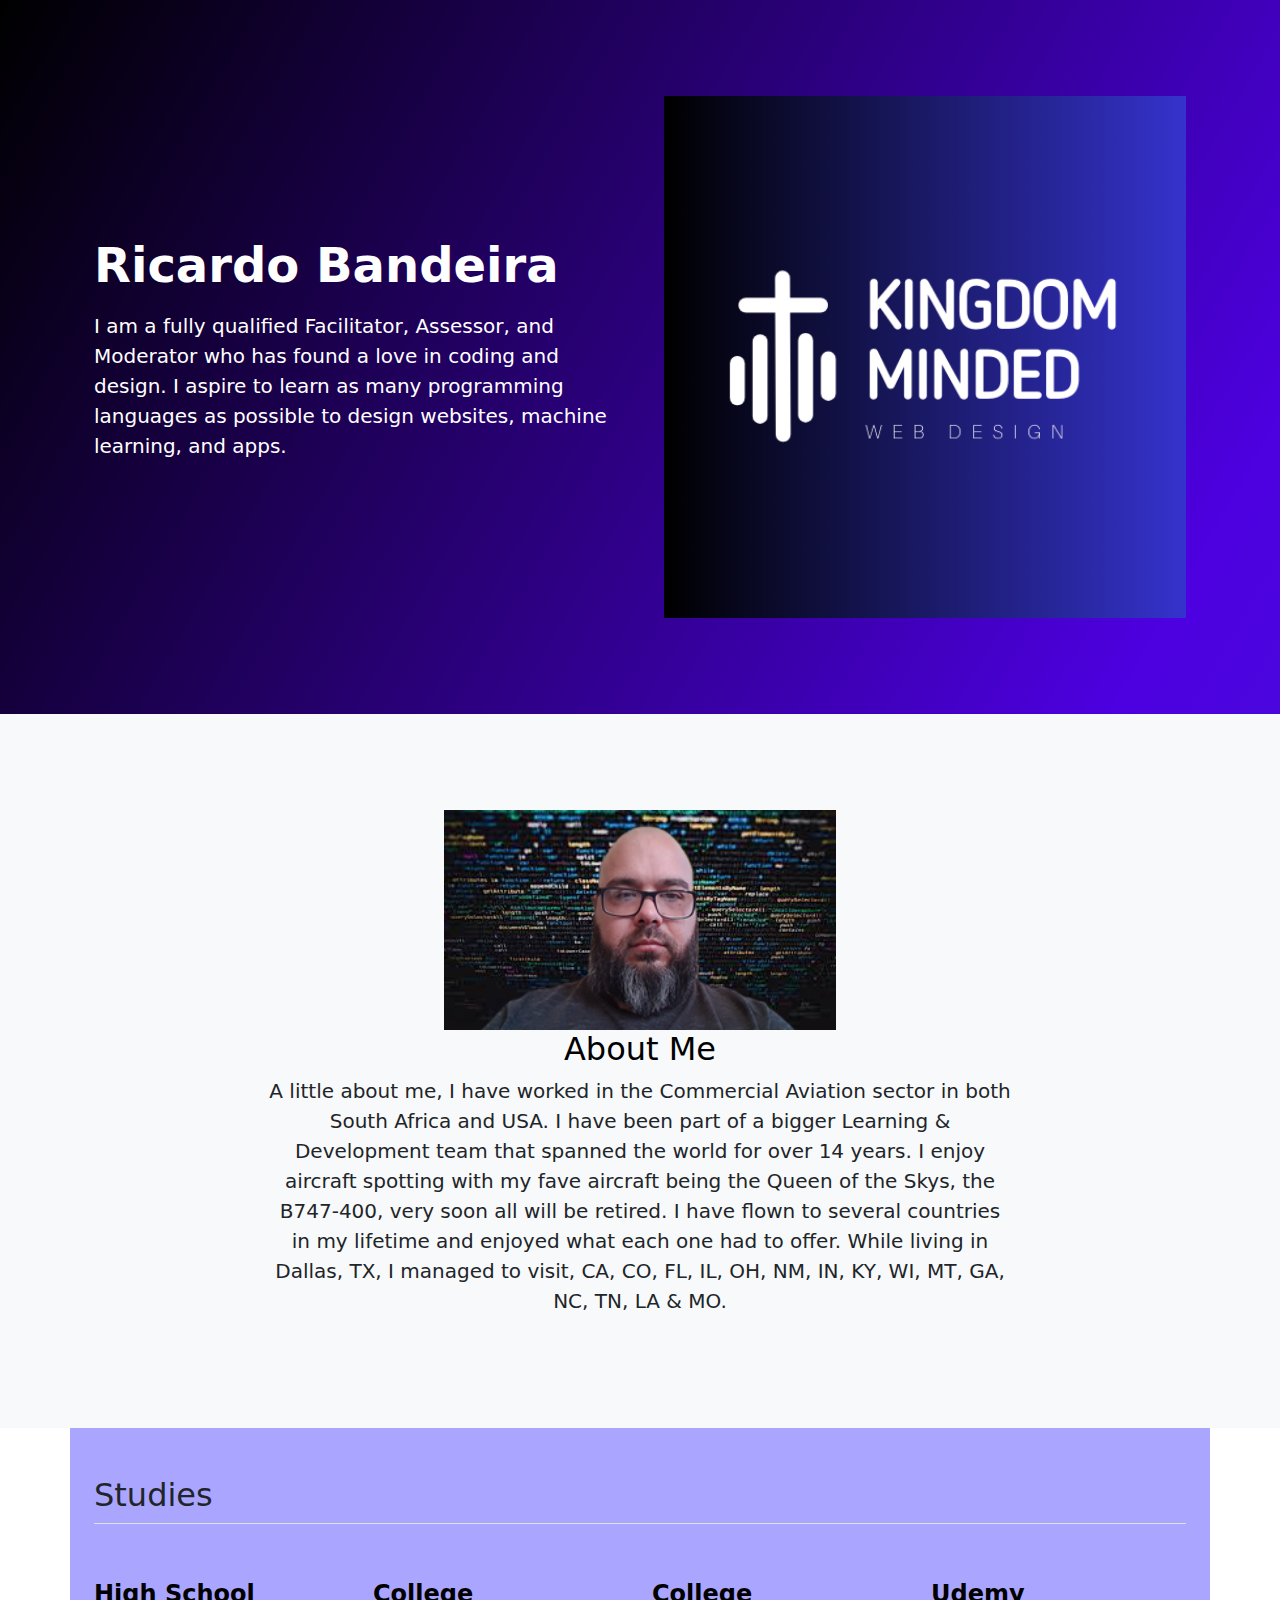
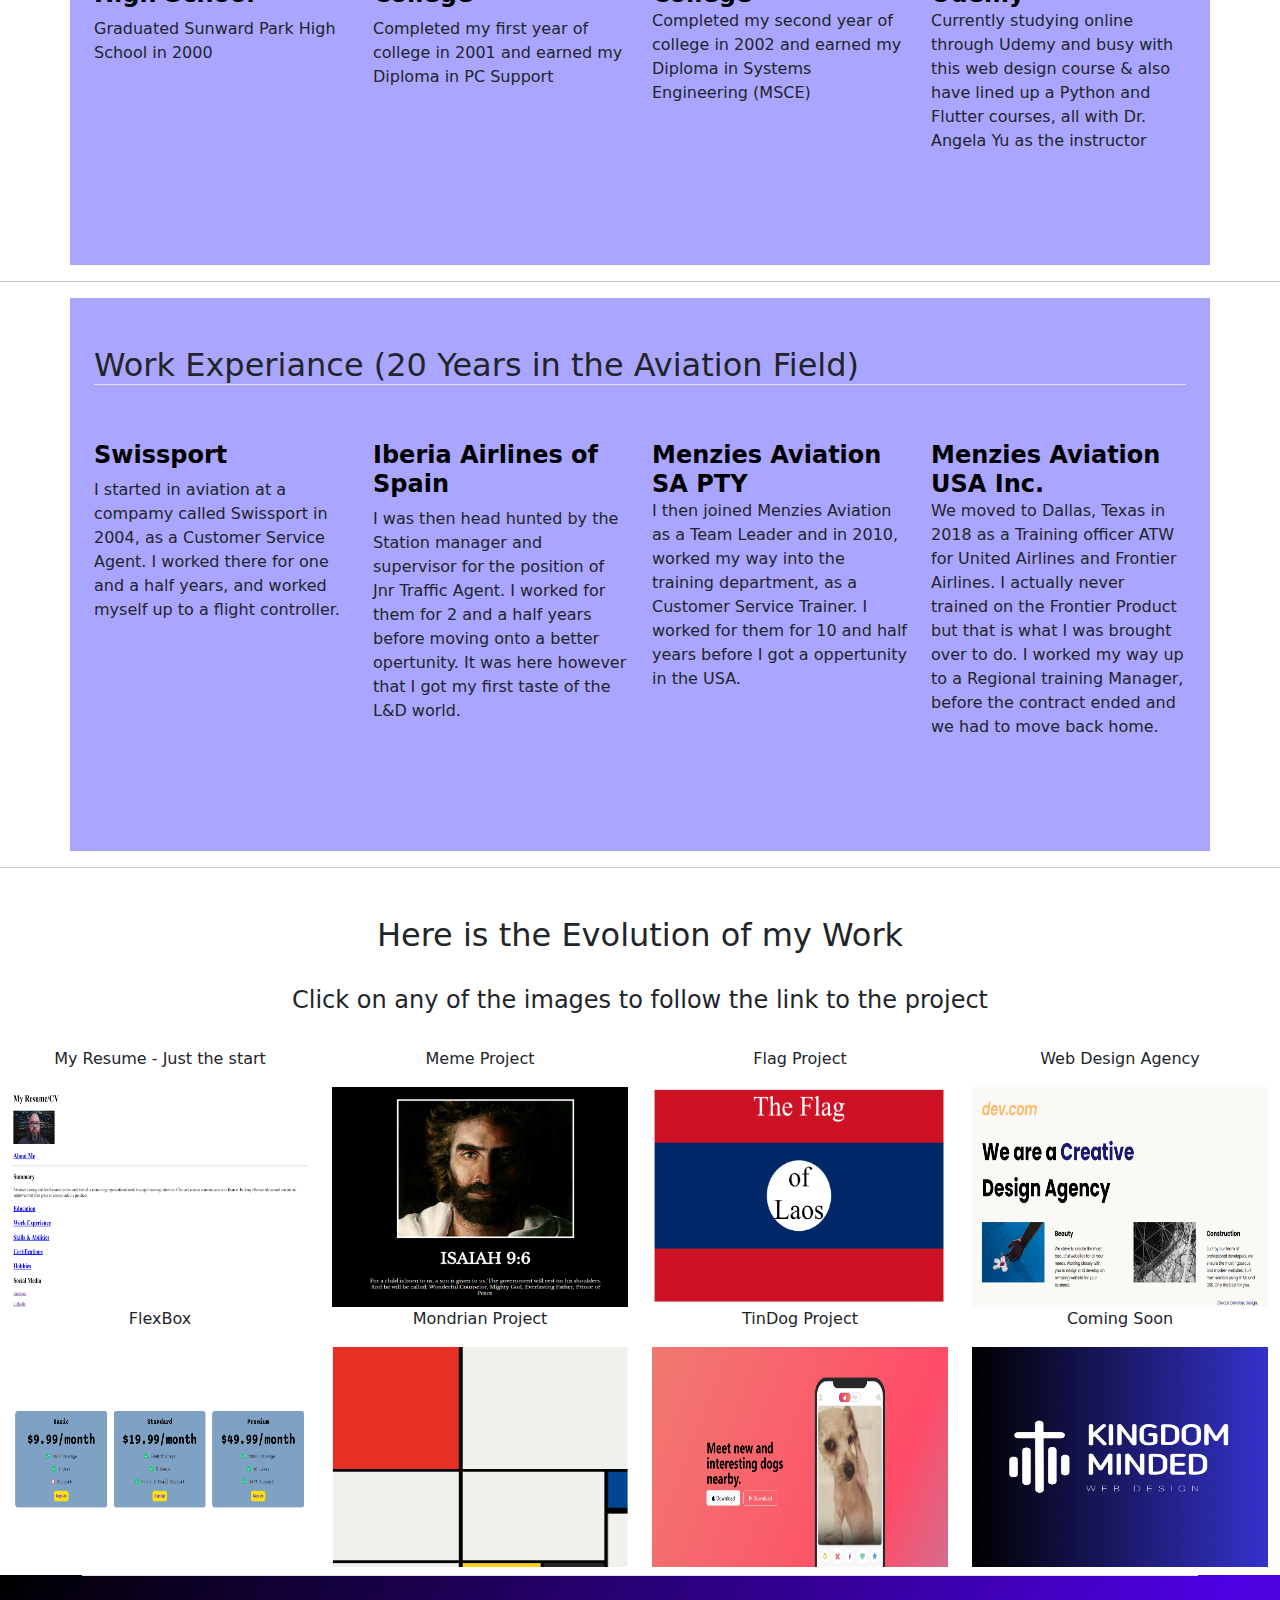
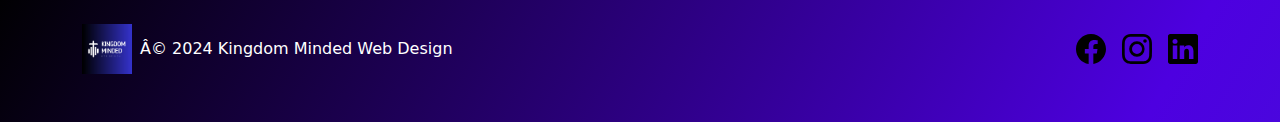
<file: index.html>
<!DOCTYPE html>
<html lang="en">
    <head>   
        <meta charset="UTF=8">
        <link rel="stylesheet"
        href="./style.css"
        />   
        <link href="https://cdn.jsdelivr.net/npm/bootstrap@5.3.3/dist/css/bootstrap.min.css" 
        rel="stylesheet" integrity="sha384-QWTKZyjpPEjISv5WaRU9OFeRpok6YctnYmDr5pNlyT2bRjXh0JMhjY6hW+ALEwIH" 
        crossorigin="anonymous">     
        <title>Ricardo Bandeira - Capstone Project 2</title>
    </head>

<body>

<section id="title" class="gradient-background">
    <div class="container col-xxl-8 px-4 py-5">
        <div class="row flex-lg-row-reverse align-items-center g-5 py-5">
            <div class="col-10 col-sm-8 col-lg-6">
            <img src="./assets/images/Kingdom Minded.png" class="d-block mx-lg-auto img-fluid" alt="Kingdom Minded logo" width="700" height="500" loading="lazy">
            </div>
                <div class="col-lg-6">
                    <h1 class="display-5 fw-bold mb-3">Ricardo Bandeira</h1>
                    <p class="lead">
                    I am a fully qualified Facilitator, Assessor, and Moderator who has found a love in coding 
                    and design. I aspire to learn as many programming languages as possible to design websites, 
                    machine learning, and apps.
                    </p>
                </div>
            </div>
        </div>
    </div>
</section>

<section>
    <div class="p-5 text-center bg-body-tertiary">
        <div class="container py-5">
            <img src="./assets/images/Me 2.png" height="220px" alt="me">
            <h2 class="text-body-emphasis">About Me</h2>
            <p class="col-lg-8 mx-auto lead">
            A little about me, I have worked in the Commercial Aviation sector in both South Africa and USA. I have been part of a 
            bigger Learning & Development team that spanned the world for over 14 years. I enjoy aircraft spotting with my fave 
            aircraft being the Queen of the Skys, the B747-400, very soon all will be retired. I have flown to several countries in 
            my lifetime and enjoyed what each one had to offer. While living in Dallas, TX, I managed to visit, CA, CO, FL, IL, OH,
            NM, IN, KY, WI, MT, GA, NC, TN, LA & MO.
            </p>
        </div>
    </div>
</section>

<section>    
    <div class="container px-4 py-5" id="icon-grid">
        <h2 class="pb-2 border-bottom">Studies</h2>    
            <div class="row row-cols-1 row-cols-sm-2 row-cols-md-3 row-cols-lg-4 g-4 py-5">
                <div class="col d-flex align-items-start">
                    <div>
                        <h3 class="fw-bold mb-2 fs-4 text-body-emphasis">High School</h3>
                        <p>  Graduated Sunward Park High School in 2000</p>
                    </div>
                </div>
                <div class="col d-flex align-items-start">
                   <div>
                        <h3 class="fw-bold mb-2 fs-4 text-body-emphasis">College</h3>
                        <p>Completed my first year of college in 2001 and earned my Diploma in PC Support</p>
                    </div>
                </div>
                <div class="col d-flex align-items-start">
                    <div>
                        <h3 class="fw-bold mb-0 fs-4 text-body-emphasis">College</h3>
                        <p>Completed my second year of college in 2002 and earned my Diploma in Systems Engineering (MSCE)</p>
                    </div>
                  </div>
                <div class="col d-flex align-items-start">
                    <div>
                        <h3 class="fw-bold mb-0 fs-4 text-body-emphasis">Udemy</h3>
                        <p>Currently studying online through Udemy and busy with this web design course & also have lined up 
                        a Python and Flutter courses, all with Dr. Angela Yu as the instructor</p>
                    </div>
                </div>
            </div>
    </div>
</section>
                  
<hr>
                  
<section>
    <div class="container px-4 py-5" id="icon-grid">
        <h2 class="pb-0 border-bottom">Work Experiance (20 Years in the Aviation Field)</h2>      
            <div class="row row-cols-1 row-cols-sm-2 row-cols-md-3 row-cols-lg-4 g-4 py-5">
                <div class="col d-flex align-items-start">
                    <div>
                        <h3 class="fw-bold mb-2 fs-4 text-body-emphasis">Swissport</h3>
                        <p>I started in aviation at a compamy called Swissport in 2004, as a Customer Service Agent.
                         I worked there for one and a half years, and worked myself up to a flight controller.
                        </p>
                    </div>
                 </div>
                 <div class="col d-flex align-items-start">
                    <div>
                        <h3 class="fw-bold mb-2 fs-4 text-body-emphasis">Iberia Airlines of Spain</h3>
                        <p>I was then head hunted by the Station manager and supervisor for the position of
                        Jnr Traffic Agent. I worked for them for 2 and a half years before moving onto a better opertunity.
                        It was here however that I got my first taste of the L&D world.
                        </p>
                    </div>
                 </div>
                 <div class="col d-flex align-items-start">
                    <div>
                        <h3 class="fw-bold mb-0 fs-4 text-body-emphasis">Menzies Aviation SA PTY</h3>
                        <p>I then joined Menzies Aviation as a Team Leader and in 2010, worked my way into the training department,
                        as a Customer Service Trainer. I worked for them for 10 and half years before I got a oppertunity in the USA.
                        </p>
                    </div>
                 </div>
                 <div class="col d-flex align-items-start">
                     <div>
                         <h3 class="fw-bold mb-0 fs-4 text-body-emphasis">Menzies Aviation USA Inc.</h3>
                         <p>We moved to Dallas, Texas in 2018 as a Training officer ATW for United Airlines and Frontier Airlines.
                          I actually never trained on the Frontier Product but that is what I was brought over to do. I worked my way up
                          to a Regional training Manager, before the contract ended and we had to move back home.
                         </p>
                     </div>
                 </div>
            </div>
    </div>
</section>
            
<hr>

<section>
    <div class="container-fluid bg-3 text-center mt-5">    
        <h2>Here is the Evolution of my Work</h2><br>
            <h4>Click on any of the images to follow the link to the project</h4><br>     
        <div class="row">
            <div class="col-sm-3">
                <p>My Resume - Just the start</p>
                <a href="./4.4 Capstone Project 1/index.html"><img src="./assets/images/resume.png" 
                class="img-responsive" alt="Resume image" height="220px" style="width:100%"></a>
            </div>
            <div class="col-sm-3">
                <p>Meme Project</p>
                <a href="./6.4 Motivation Meme Project/index.html"><img src="./assets/images/meme.png" 
                class="img-responsive" alt="meme image" height="220px" style="width:100%"></a>
            </div>
            <div class="col-sm-3">
                <p>Flag Project</p>
                <a href="./7.3+Flag+Project/7.3 CSS Flag Project/index.html"><img src="./assets/images/flag.png" 
                class="img-responsive" alt="laos flag image" height="220px" style="width:100%"></a>
            </div>
            <div class="col-sm-3">
                <p>Web Design Agency</p>
                <a href="./8.4 Web Design Agency Project/index.html"><img src="./assets/images/agency.png" 
                class="img-responsive"  height="220px" alt="web design agency image" style="width:100%"></a>
            </div>
            <div class="col-sm-3">
                <p>FlexBox</p>
                <a href="./9.4 Flexbox Pricing Table Project/index.html"><img src="./assets/images/flex.png" 
                class="img-responsive"  height="220px" style="width:100%" alt="flexbox pricing image" style="width:100%"></a>
            </div>
            <div class="col-sm-3">
                <p>Mondrian Project</p>
                <a href="./10.3 Mondrian Project/index.html"><img src="./assets/images/mondrian.png" 
                class="img-responsive"  height="220px" alt="Resume image" style="width:100%"></a>
            </div>
            <div class="col-sm-3">
                <p>TinDog Project</p>
                <a href="./11.3 TinDog Project/index.html"><img src="./assets/images/tindog.png" 
                class="img-responsive"  height="220px" alt="web design agency image" style="width:100%"></a>
            </div>
            <div class="col-sm-3">
                <p>Coming Soon</p>
                <img src="./assets/images/Kingdom Minded.png" 
                class="img-responsive"  height="220px" alt="web design agency image" style="width:100%">
              
            </div><br>
        </div>
    </div>
</section>

<section id="footer" class="gradient-background">
    <div class="container">
        <footer class="d-flex flex-wrap justify-content-between align-items-center py-5 mt-2 border-top">
            <div class="col-md-4 d-flex align-items-center">
                <a href="/" class="mb-3 me-2 mb-md-0 text-decoration-none lh-1">
                  <img src="./assets/images/Kingdom Minded.png" width="50px">
                </a>
            <span class="mb-3 mb-md-0 text-body-light" >© 2024 Kingdom Minded Web Design</span>
    </div>   
        <ul class="nav col-md-4 justify-content-end list-unstyled d-flex">
            <li class="ms-3"><a class="text-body-secondary" href="#"><img src="./assets/images/facebook.svg" alt="facebook icon" height="30px"></a></li>
            <li class="ms-3"><a class="text-body-secondary" href="#"><img src="./assets/images/instagram.svg" alt="instagram icon" height="30px"></a></li>
            <li class="ms-3"><a class="text-body-secondary" href="#"><img src="./assets/images/linkedin.svg" alt="linkedin icon" height="30px"></a></li>
        </ul>
        </footer>
    </div>
</section>
</body>
</html>
</file>
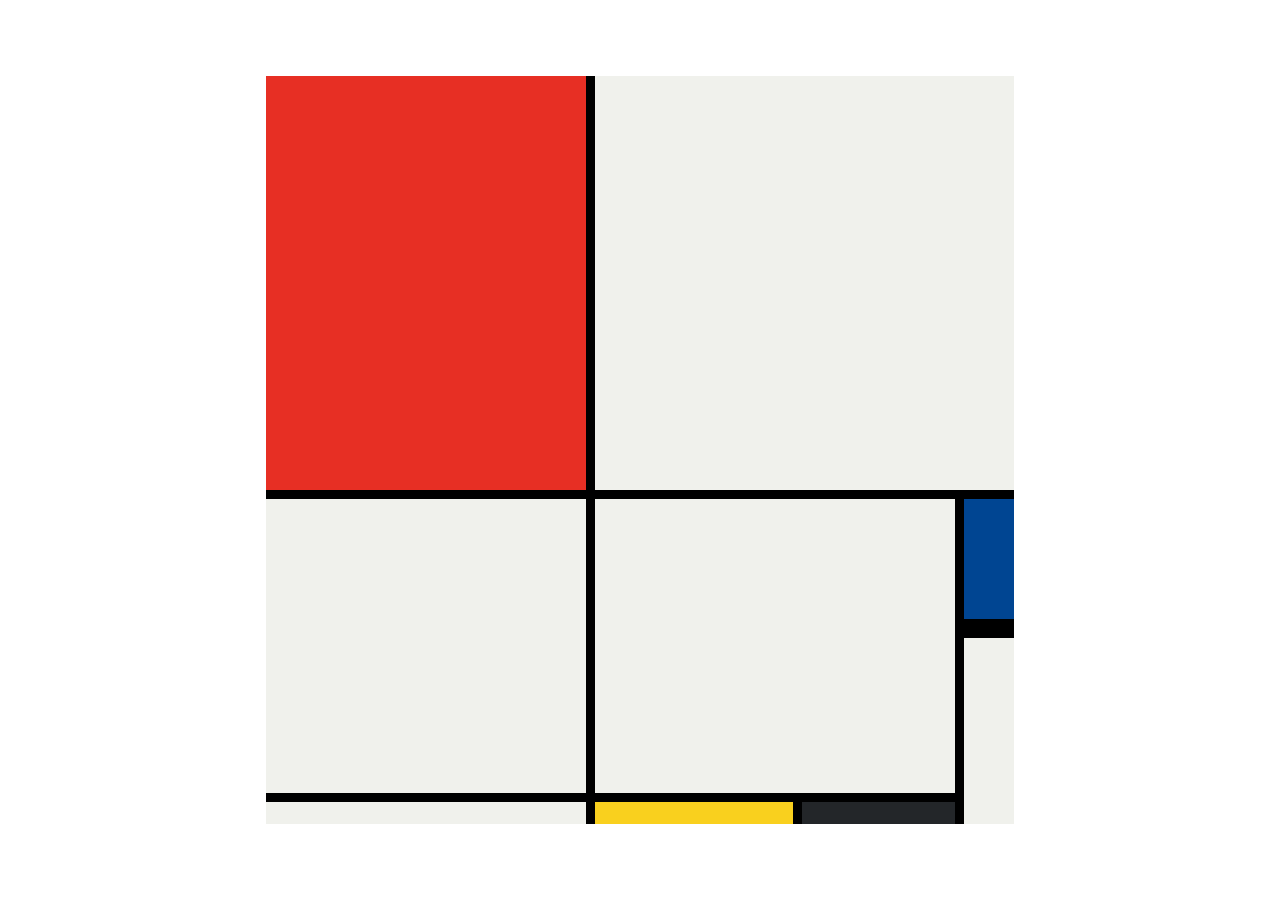
<file: 10.3 Mondrian Project/index.html>
<!DOCTYPE html>
<html lang="en">

<head>
  <meta charset="UTF-8">
  <meta name="viewport" content="width=device-width, initial-scale=1.0">
  <title>Mondrian Project</title>
  <style>
    /* 
    Write your CSS here 
    Gap Colour: #000
    White: #F0F1EC
    Red: #E72F24
    Black: #232629
    Blue: #004592
    Yellow: #F9D01E

    For dimensions, see dimensions.png image.
    HINT: Remember you can't change the properties of grid lines.
    But grid lines are transparent!
    */
    body {
      display: flex;
      justify-content: center;
      align-items: center;
      height: 100vh;
      padding: 0;
      margin: 0;
    }

    .container {
      height: 748px;
      width: 748px;
      display: grid;
      background-color: #000;
      grid-template-columns: 320px 198px 153px 50px;
      grid-template-rows: 414px 130px 155px 22px;
      gap: 9px;
    }

    .item {
      background-color: #F0F1EC;
    }

    .red {
      background-color: #E72F24;
    }

    .white1 {
      grid-column: span 3;
    }

    .white2 {
      grid-row: span 2;
    }

    .white3 {
      grid-area: 2 / 2 / 4 /4
    }

    .blue {
      background-color: #004592;
      border-bottom: 10px solid #000;
    }

    .white4 {
      grid-row: span 2;
    }

    .yellow {
      background-color: #F9D01E;
    }

    .black {
      background-color: #232629;
    }
  </style>
</head>

<body>
  <!-- Write your HTML here -->
   <div class="container">
    <div class="item red"></div>
    <div class="item white1"></div>
    <div class="item white2"></div>
    <div class="item white3"></div>

    <div class="item blue"></div>
    <div class="item white4"></div>

    <div class="item"></div>
    <div class="item yellow"></div>
    <div class="item black"></div>
   </div>
</body>

</html>
</file>
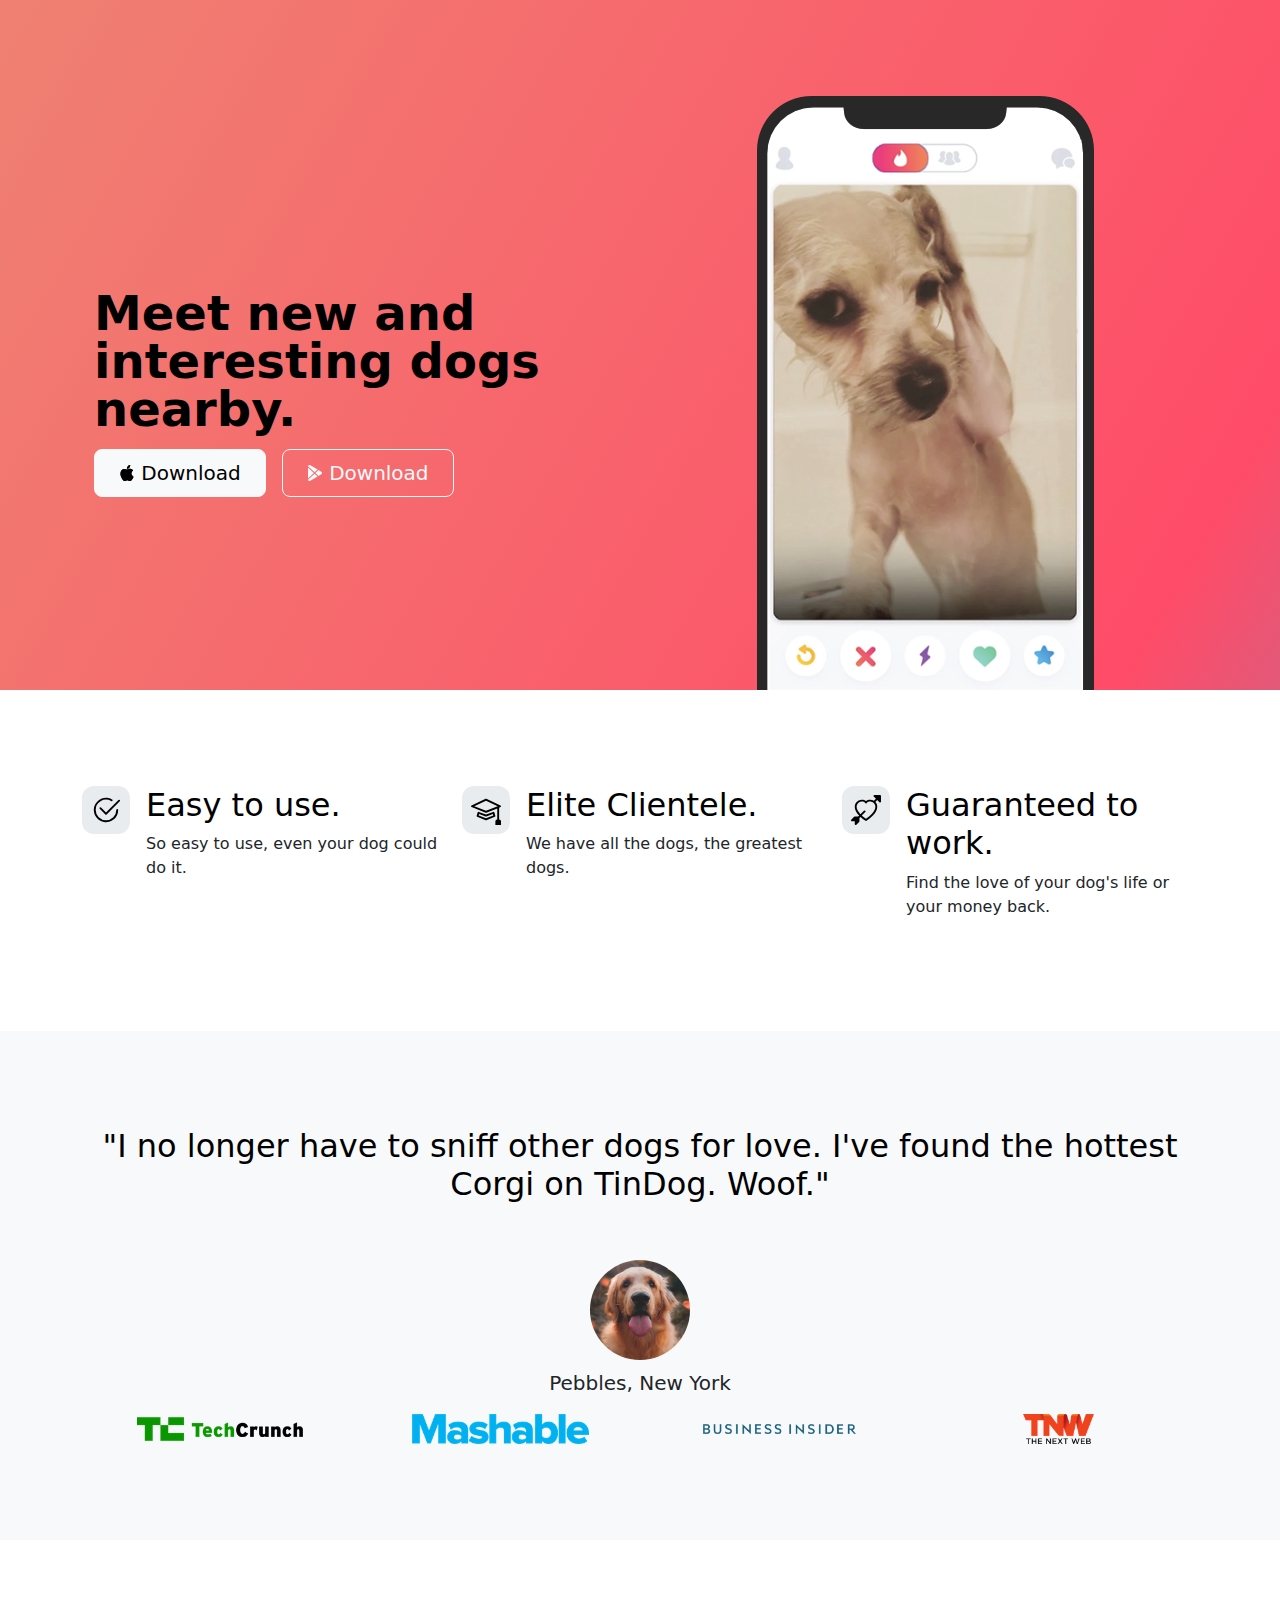
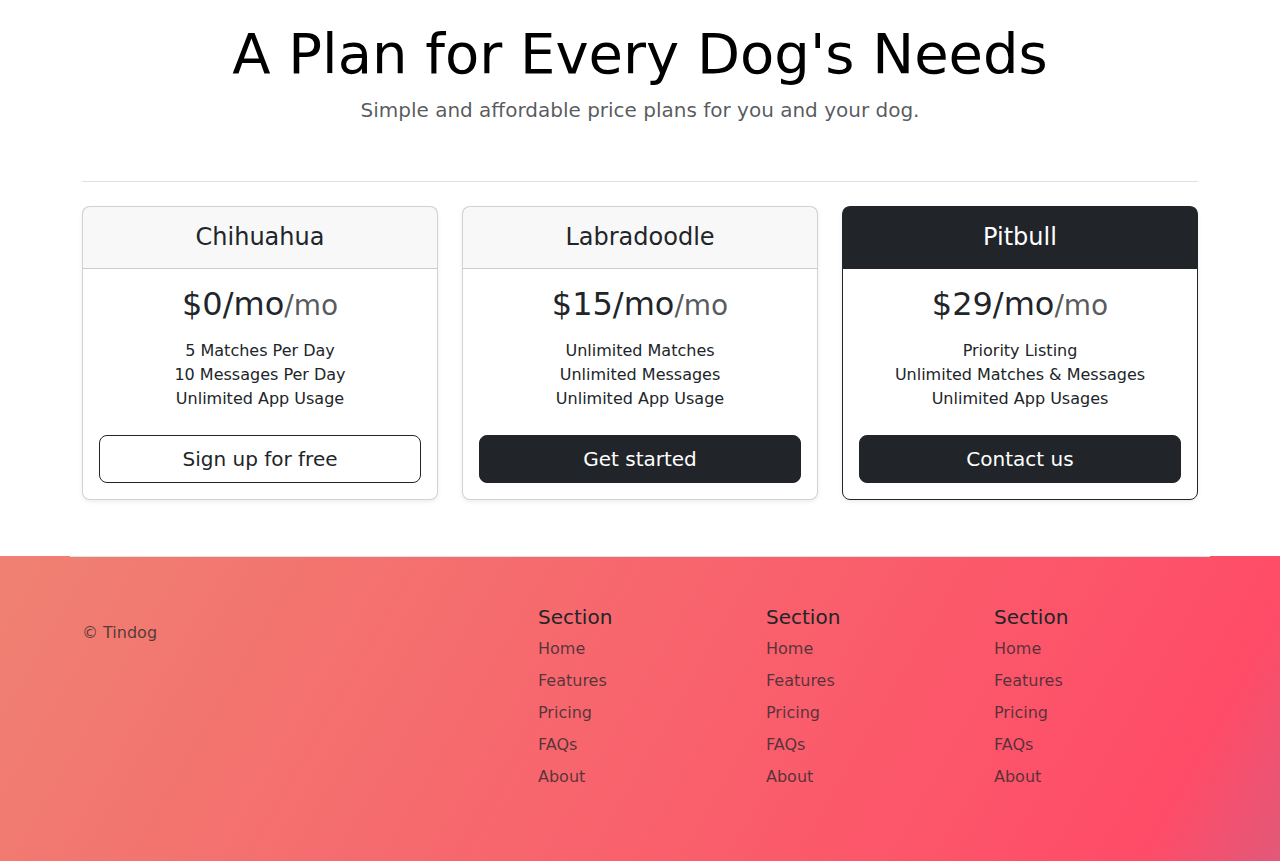
<file: 11.3 TinDog Project/index.html>
<!DOCTYPE html>
<html lang="en">

<head>
  <meta charset="UTF-8">
  <meta name="viewport" content="width=device-width, initial-scale=1.0">
  <link href="https://cdn.jsdelivr.net/npm/bootstrap@5.3.3/dist/css/bootstrap.min.css" 
  rel="stylesheet" integrity="sha384-QWTKZyjpPEjISv5WaRU9OFeRpok6YctnYmDr5pNlyT2bRjXh0JMhjY6hW+ALEwIH" 
  crossorigin="anonymous">
  <link
  rel="stylesheet"
  href="./css/style.css"
  />
  <title>TinDog</title>
</head>

<body>

  <!-- Title -->
  <section id="title" class="gradient-background">

   <div class="container col-xxl-8 px-4 pt-5">
    <div class="row flex-lg-row-reverse align-items-center g-5 pt-5">
      <div class="col-10 col-sm-8 col-lg-6">
        <img src="./images/iphone.png" class="d-block mx-lg-auto img-fluid" alt="dog on phone image" 
        height="200" loading="lazy">
      </div>
      <div class="col-lg-6">
        <h1 class="display-5 fw-bold text-body-emphasis lh-1 mb-3">Meet new and interesting dogs nearby.</h1>
        <p class="lead"></p>
        <div class="d-grid gap-2 d-md-flex justify-content-md-start">
          <button type="button" class="btn btn-light btn-lg px-4 me-md-2">
            <svg xmlns="http://www.w3.org/2000/svg" width="16" height="16" fill="currentColor"
                class="bi bi-apple mb-1" viewBox="0 0 16 16">
<path
                  d="M11.182.008C11.148-.03 9.923.023 8.857 1.18c-1.066 1.156-.902 2.482-.878 2.516.024.034 1.52.087 2.475-1.258.955-1.345.762-2.391.728-2.43Zm3.314 11.733c-.048-.096-2.325-1.234-2.113-3.422.212-2.189 1.675-2.789 1.698-2.854.023-.065-.597-.79-1.254-1.157a3.692 3.692 0 0 0-1.563-.434c-.108-.003-.483-.095-1.254.116-.508.139-1.653.589-1.968.607-.316.018-1.256-.522-2.267-.665-.647-.125-1.333.131-1.824.328-.49.196-1.422.754-2.074 2.237-.652 1.482-.311 3.83-.067 4.56.244.729.625 1.924 1.273 2.796.576.984 1.34 1.667 1.659 1.899.319.232 1.219.386 1.843.067.502-.308 1.408-.485 1.766-.472.357.013 1.061.154 1.782.539.571.197 1.111.115 1.652-.105.541-.221 1.324-1.059 2.238-2.758.347-.79.505-1.217.473-1.282Z" />
<path
                  d="M11.182.008C11.148-.03 9.923.023 8.857 1.18c-1.066 1.156-.902 2.482-.878 2.516.024.034 1.52.087 2.475-1.258.955-1.345.762-2.391.728-2.43Zm3.314 11.733c-.048-.096-2.325-1.234-2.113-3.422.212-2.189 1.675-2.789 1.698-2.854.023-.065-.597-.79-1.254-1.157a3.692 3.692 0 0 0-1.563-.434c-.108-.003-.483-.095-1.254.116-.508.139-1.653.589-1.968.607-.316.018-1.256-.522-2.267-.665-.647-.125-1.333.131-1.824.328-.49.196-1.422.754-2.074 2.237-.652 1.482-.311 3.83-.067 4.56.244.729.625 1.924 1.273 2.796.576.984 1.34 1.667 1.659 1.899.319.232 1.219.386 1.843.067.502-.308 1.408-.485 1.766-.472.357.013 1.061.154 1.782.539.571.197 1.111.115 1.652-.105.541-.221 1.324-1.059 2.238-2.758.347-.79.505-1.217.473-1.282Z" />
</svg>
           Download</button>
          <button type="button" class="btn btn-outline-light btn-lg px-4">
            <svg xmlns="http://www.w3.org/2000/svg" width="16" height="16" fill="currentColor"
                class="bi bi-google-play mb-1" viewBox="0 0 16 16">
<path
                  d="M14.222 9.374c1.037-.61 1.037-2.137 0-2.748L11.528 5.04 8.32 8l3.207 2.96 2.694-1.586Zm-3.595 2.116L7.583 8.68 1.03 14.73c.201 1.029 1.36 1.61 2.303 1.055l7.294-4.295ZM1 13.396V2.603L6.846 8 1 13.396ZM1.03 1.27l6.553 6.05 3.044-2.81L3.333.215C2.39-.341 1.231.24 1.03 1.27Z" />
</svg>

           Download</button>
        </div>
      </div>
    </div>
  </div> 
  </section>
  <!-- Features -->
  <section id="features">
<div class="container mt-5">
        <div class="row g-4 py-5 row-cols-1 row-cols-lg-3">
      <div class="col d-flex align-items-start">
        <div class="icon-square text-body-emphasis bg-body-secondary d-inline-flex align-items-center justify-content-center fs-4 flex-shrink-0 me-3">
          <svg xmlns="http://www.w3.org/2000/svg" height="30" fill="currentColor" class="bi bi-check2-circle"
              viewBox="0 0 16 16">
<path
                d="M2.5 8a5.5 5.5 0 0 1 8.25-4.764.5.5 0 0 0 .5-.866A6.5 6.5 0 1 0 14.5 8a.5.5 0 0 0-1 0 5.5 5.5 0 1 1-11 0z" />
<path
                d="M15.354 3.354a.5.5 0 0 0-.708-.708L8 9.293 5.354 6.646a.5.5 0 1 0-.708.708l3 3a.5.5 0 0 0 .708 0l7-7z" />
</svg>
        </div>
        <div>
          <h3 class="fs-2 text-body-emphasis">Easy to use.</h3>
          <p>So easy to use, even your dog could do it.</p>
        </div>
      </div>
      <div class="col d-flex align-items-start">
        <div class="icon-square text-body-emphasis bg-body-secondary d-inline-flex align-items-center justify-content-center fs-4 flex-shrink-0 me-3">
          <svg xmlns="http://www.w3.org/2000/svg" height="30" fill="currentColor" class="bi bi-mortarboard" viewBox="0 0 16 16">
            <path d="M8.211 2.047a.5.5 0 0 0-.422 0l-7.5 3.5a.5.5 0 0 0 .025.917l7.5 3a.5.5 0 0 0 .372 0L14 7.14V13a1 1 0 0 0-1 1v2h3v-2a1 1 0 0 0-1-1V6.739l.686-.275a.5.5 0 0 0 .025-.917l-7.5-3.5ZM8 8.46 1.758 5.965 8 3.052l6.242 2.913L8 8.46Z"/>
            <path d="M4.176 9.032a.5.5 0 0 0-.656.327l-.5 1.7a.5.5 0 0 0 .294.605l4.5 1.8a.5.5 0 0 0 .372 0l4.5-1.8a.5.5 0 0 0 .294-.605l-.5-1.7a.5.5 0 0 0-.656-.327L8 10.466 4.176 9.032Zm-.068 1.873.22-.748 3.496 1.311a.5.5 0 0 0 .352 0l3.496-1.311.22.748L8 12.46l-3.892-1.556Z"/>
            </svg>
        </div>
        <div>
          <h3 class="fs-2 text-body-emphasis">Elite Clientele.</h3>
          <p>We have all the dogs, the greatest dogs.</p>
        </div>
      </div>
      <div class="col d-flex align-items-start">
        <div class="icon-square text-body-emphasis bg-body-secondary d-inline-flex align-items-center justify-content-center fs-4 flex-shrink-0 me-3">
          <svg xmlns="http://www.w3.org/2000/svg" height="30" fill="currentColor" class="bi bi-arrow-through-heart"
              viewBox="0 0 16 16">
<path fill-rule="evenodd"
                d="M2.854 15.854A.5.5 0 0 1 2 15.5V14H.5a.5.5 0 0 1-.354-.854l1.5-1.5A.5.5 0 0 1 2 11.5h1.793l.53-.53c-.771-.802-1.328-1.58-1.704-2.32-.798-1.575-.775-2.996-.213-4.092C3.426 2.565 6.18 1.809 8 3.233c1.25-.98 2.944-.928 4.212-.152L13.292 2 12.147.854A.5.5 0 0 1 12.5 0h3a.5.5 0 0 1 .5.5v3a.5.5 0 0 1-.854.354L14 2.707l-1.006 1.006c.236.248.44.531.6.845.562 1.096.585 2.517-.213 4.092-.793 1.563-2.395 3.288-5.105 5.08L8 13.912l-.276-.182a21.86 21.86 0 0 1-2.685-2.062l-.539.54V14a.5.5 0 0 1-.146.354l-1.5 1.5Zm2.893-4.894A20.419 20.419 0 0 0 8 12.71c2.456-1.666 3.827-3.207 4.489-4.512.679-1.34.607-2.42.215-3.185-.817-1.595-3.087-2.054-4.346-.761L8 4.62l-.358-.368c-1.259-1.293-3.53-.834-4.346.761-.392.766-.464 1.845.215 3.185.323.636.815 1.33 1.519 2.065l1.866-1.867a.5.5 0 1 1 .708.708L5.747 10.96Z" />
</svg>
        </div>
        <div>
          <h3 class="fs-2 text-body-emphasis">Guaranteed to work.</h3>
          <p>Find the love of your dog's life or your money back.</p>
        </div>
      </div>
    </div>
  </div>
  </section>
  <!-- Testimonial -->
  <section id="testimonial">

    <div class="my-5">
    <div class="p-5 text-center bg-body-tertiary">
      <div class="container py-5">
        <h2 class="text-body-emphasis">
          "I no longer have to sniff other dogs for love. I've found the hottest Corgi on TinDog. Woof."
        </h2>
        <img class="profile-img mt-5" src="./images/dog-img.jpg" class="profile-img">
        <p class="col-lg-8 mx-auto lead mt-2">
          Pebbles, New York</p>
        <div class="container img-center">
          <div class="row">
            <div class="col-lg-3 col-sm-12">
              <img src="./images/techcrunch.png" alt="techcrunch image" height="30">
            </div>
            <div class="col-lg-3 col-sm-12">
              <img src="./images/mashable.png" alt="mashable image" height="30">
            </div>
            <div class="col-lg-3 col-sm-12">
              <img src="./images/bizinsider.png" alt="bizinsider image" height="30">
            </div>
            <div class="col-lg-3 col-sm-12">
              <img src="./images/tnw.png" alt="tnw image" height="30">
            </div>
          </div>
        </div>
      </div>
      </div>
    </div>

  </section>
  <!-- Pricing -->
  <section id="pricing">

    <div class="container py-3">
      <header>
        <div class="d-flex flex-column flex-md-row align-items-center pb-3 mb-4 border-bottom">
              
        <div class="pricing-header p-3 pb-md-4 mx-auto text-center">
          <h2 class="display-4 fw-normal text-body-emphasis">A Plan for Every Dog's Needs</h2>
          <p class="fs-5 text-body-secondary">Simple and affordable price plans for you and your dog.</p>
        </div>
      </header>
    
      <main>
        <div class="row row-cols-1 row-cols-md-3 mb-3 text-center">
          <div class="col">
            <div class="card mb-4 rounded-3 shadow-sm">
              <div class="card-header py-3">
                <h4 class="my-0 fw-normal">Chihuahua</h4>
              </div>
              <div class="card-body">
                <h2 class="card-title pricing-card-title">$0/mo<small class="text-body-secondary fw-light">/mo</small></h2>
                <ul class="list-unstyled mt-3 mb-4">
                  <li>5 Matches Per Day</li>
                  <li>10 Messages Per Day</li>
                  <li>Unlimited App Usage</li>
                </ul>
                <button type="button" class="w-100 btn btn-lg btn-outline-dark">Sign up for free</button>
              </div>
            </div>
          </div>
          <div class="col">
            <div class="card mb-4 rounded-3 shadow-sm">
              <div class="card-header py-3">
                <h4 class="my-0 fw-normal">Labradoodle</h4>
              </div>
              <div class="card-body">
                <h2 class="card-title pricing-card-title">$15/mo<small class="text-body-secondary fw-light">/mo</small></h2>
                <ul class="list-unstyled mt-3 mb-4">
                  <li>Unlimited Matches</li>
                  <li>Unlimited Messages</li>
                  <li>Unlimited App Usage</li>
                </ul>
                <button type="button" class="w-100 btn btn-lg btn-dark">Get started</button>
              </div>
            </div>
          </div>
          <div class="col">
            <div class="card mb-4 rounded-3 shadow-sm border-dark">
              <div class="card-header py-3 text-bg-dark border-dark">
                <h4 class="my-0 fw-normal">Pitbull</h4>
              </div>
              <div class="card-body">
                <h2 class="card-title pricing-card-title">$29/mo<small class="text-body-secondary fw-light">/mo</small></h2>
                <ul class="list-unstyled mt-3 mb-4">
                  <li>Priority Listing</li>
                  <li>Unlimited Matches & Messages</li>
                  <li>Unlimited App Usages</li>
                </ul>
                <button type="button" class="w-100 btn btn-lg btn-dark">Contact us</button>
              </div>
            </div>
          </div>
        </div>
    </div>
  </section>
  <!-- Footer -->
  <section id="footer" class="gradient-background">

    <div class="container">
      <footer class="row row-cols-1 row-cols-sm-2 row-cols-md-5 py-5 border-top">
        <div class="col mb-3">
          <a href="/" class="d-flex align-items-center mb-3 link-body-emphasis text-decoration-none">
           
          </a>
          <p class="text-body-secondary">© Tindog</p>
        </div>
    
        <div class="col mb-3">
    
        </div>
    
        <div class="col mb-3">
          <h5>Section</h5>
          <ul class="nav flex-column">
            <li class="nav-item mb-2"><a href="#" class="nav-link p-0 text-body-secondary"><font style="vertical-align: inherit;"><font style="vertical-align: inherit;">Home</font></font></a></li>
            <li class="nav-item mb-2"><a href="#" class="nav-link p-0 text-body-secondary"><font style="vertical-align: inherit;"><font style="vertical-align: inherit;">Features</font></font></a></li>
            <li class="nav-item mb-2"><a href="#" class="nav-link p-0 text-body-secondary"><font style="vertical-align: inherit;"><font style="vertical-align: inherit;">Pricing</font></font></a></li>
            <li class="nav-item mb-2"><a href="#" class="nav-link p-0 text-body-secondary"><font style="vertical-align: inherit;"><font style="vertical-align: inherit;">FAQs</font></font></a></li>
            <li class="nav-item mb-2"><a href="#" class="nav-link p-0 text-body-secondary"><font style="vertical-align: inherit;"><font style="vertical-align: inherit;">About</font></font></a></li>
          </ul>
        </div>
    
        <div class="col mb-3">
          <h5><font style="vertical-align: inherit;"><font style="vertical-align: inherit;">Section</font></font></h5>
          <ul class="nav flex-column">
            <li class="nav-item mb-2"><a href="#" class="nav-link p-0 text-body-secondary"><font style="vertical-align: inherit;"><font style="vertical-align: inherit;">Home</font></font></a></li>
            <li class="nav-item mb-2"><a href="#" class="nav-link p-0 text-body-secondary"><font style="vertical-align: inherit;"><font style="vertical-align: inherit;">Features</font></font></a></li>
            <li class="nav-item mb-2"><a href="#" class="nav-link p-0 text-body-secondary"><font style="vertical-align: inherit;"><font style="vertical-align: inherit;">Pricing</font></font></a></li>
            <li class="nav-item mb-2"><a href="#" class="nav-link p-0 text-body-secondary"><font style="vertical-align: inherit;"><font style="vertical-align: inherit;">FAQs</font></font></a></li>
            <li class="nav-item mb-2"><a href="#" class="nav-link p-0 text-body-secondary"><font style="vertical-align: inherit;"><font style="vertical-align: inherit;">About</font></font></a></li>
          </ul>
        </div>
    
        <div class="col mb-3">
          <h5><font style="vertical-align: inherit;"><font style="vertical-align: inherit;">Section</font></font></h5>
          <ul class="nav flex-column">
            <li class="nav-item mb-2"><a href="#" class="nav-link p-0 text-body-secondary"><font style="vertical-align: inherit;"><font style="vertical-align: inherit;">Home</font></font></a></li>
            <li class="nav-item mb-2"><a href="#" class="nav-link p-0 text-body-secondary"><font style="vertical-align: inherit;"><font style="vertical-align: inherit;">Features</font></font></a></li>
            <li class="nav-item mb-2"><a href="#" class="nav-link p-0 text-body-secondary"><font style="vertical-align: inherit;"><font style="vertical-align: inherit;">Pricing</font></font></a></li>
            <li class="nav-item mb-2"><a href="#" class="nav-link p-0 text-body-secondary"><font style="vertical-align: inherit;"><font style="vertical-align: inherit;">FAQs</font></font></a></li>
            <li class="nav-item mb-2"><a href="#" class="nav-link p-0 text-body-secondary"><font style="vertical-align: inherit;"><font style="vertical-align: inherit;">About</font></font></a></li>
          </ul>
        </div>
      </footer>
    </div>
  </section>
</body>

</html>
</file>
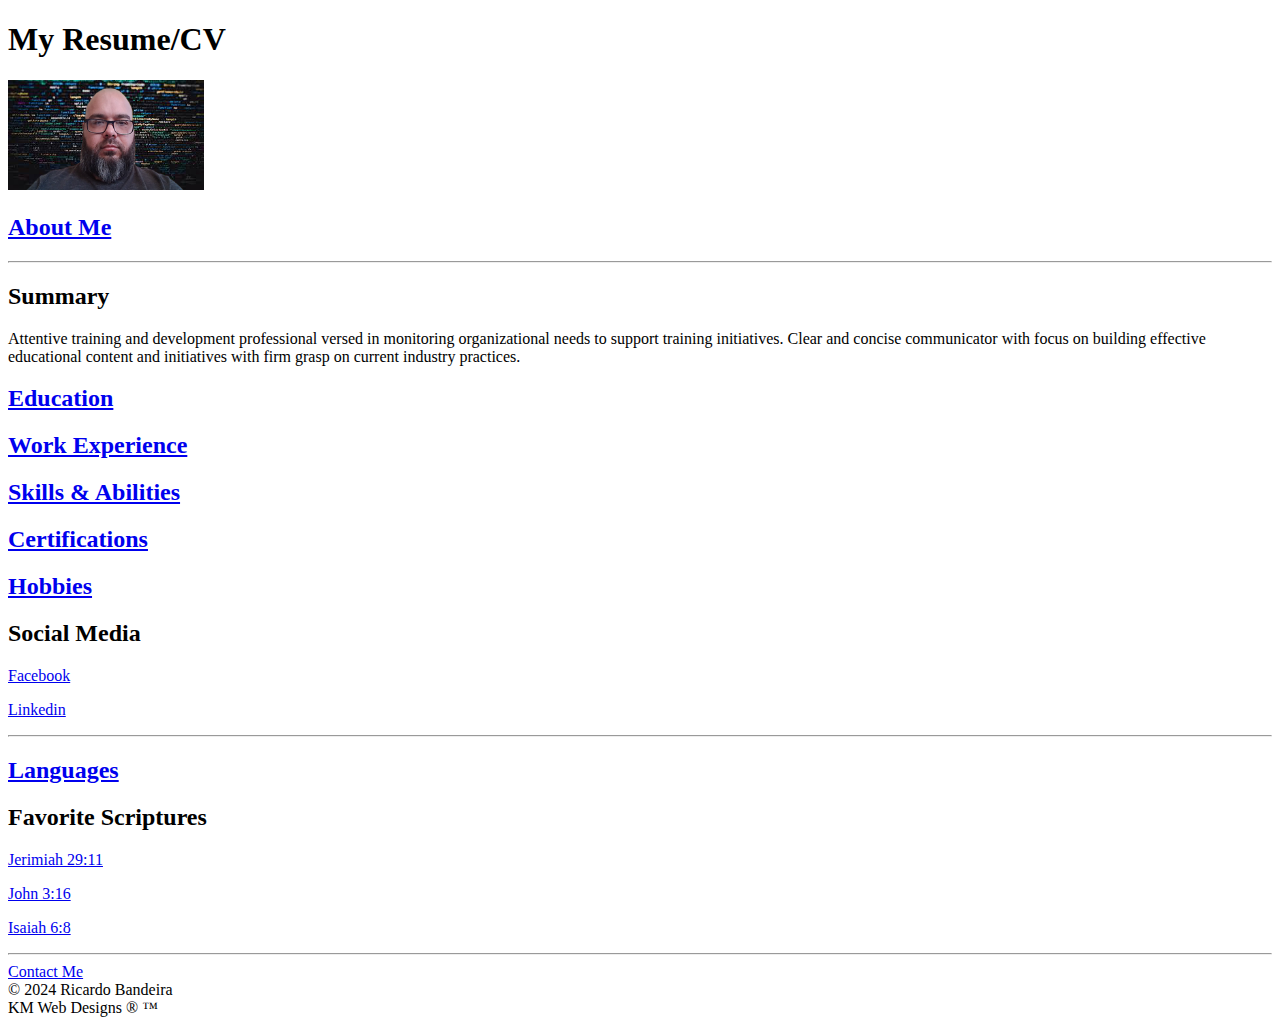
<file: 4.4 Capstone Project 1/index.html>
<!DOCTYPE html>
<html lang="en">
    <head>
        <meta charset="UTF-8">
        <title>My Resume/CV</title>
    </head>

    <body>
        <h1>My Resume/CV</h1>

        <img src="./assets/images/Me 2.png"
        alt="Ricardo Bandeira"
        height="110"/>

        <h2><a href="./public/about.html" alt="about me">About Me</a></h2>
        <hr/>

        <h2>Summary</h2>

            <p>
            Attentive training and development professional versed in monitoring 
            organizational needs to support training initiatives. Clear and 
            concise communicator with focus on building effective educational 
            content and initiatives with firm grasp on current industry practices.
            </p>

        <h2><a href="./public/education.html" alt="Education">Education</a></h2>

        <h2><a href="./public/experience.html" alt="work experience">Work Experience</a></h2>

        <h2><a href="./public/skills.html" alt="skills & abilities">Skills & Abilities</a></h2>

        <h2><a href="./public/certifications.html" alt="certifiactions">Certifications</a></h2>

        <h2><a href="./public/hobbies-ricardo.html" alt="hobbies">Hobbies</a></h2>

        <h2>Social Media</h2>
        <p><a href="https://www.facebook.com/profile.php?id=100091833772490"
            alt="Facebook Profile link">
            Facebook</a></p>
            
            <p><a href="https://www.linkedin.com/in/ricardo-bandeira-9a976a133"
            alt="Linkedin profile link">
            Linkedin</a></p>

            <hr />

        <h2><a href="./public/languages.html" alt="languages">Languages</a></h2>

        <h2>Favorite Scriptures</h2>
            <p><a href="https://www.biblegateway.com/passage/?search=Jerimiah+29%3A11&version=NLT"
            alt=Jerimiah 29:11>Jerimiah 29:11</a></p>
            <p><a href="https://www.biblegateway.com/passage/?search=John+3%3A16&version=NLT"
            alt="John 3:16">John 3:16</a></p>
            <p><a href="https://www.biblegateway.com/passage/?search=Isaiah%206%3A8&version=NLT"
        a   lt="Isaiah 6:8">Isaiah 6:8</a></p>

        <hr />

        <a href="./public/contact.html" alt="contact me">Contact Me</a>



            <footer>&copy; 2024 Ricardo Bandeira<br/>
                    KM Web Designs &reg; &trade;
            </footer>


    </body>
</html>
</file>
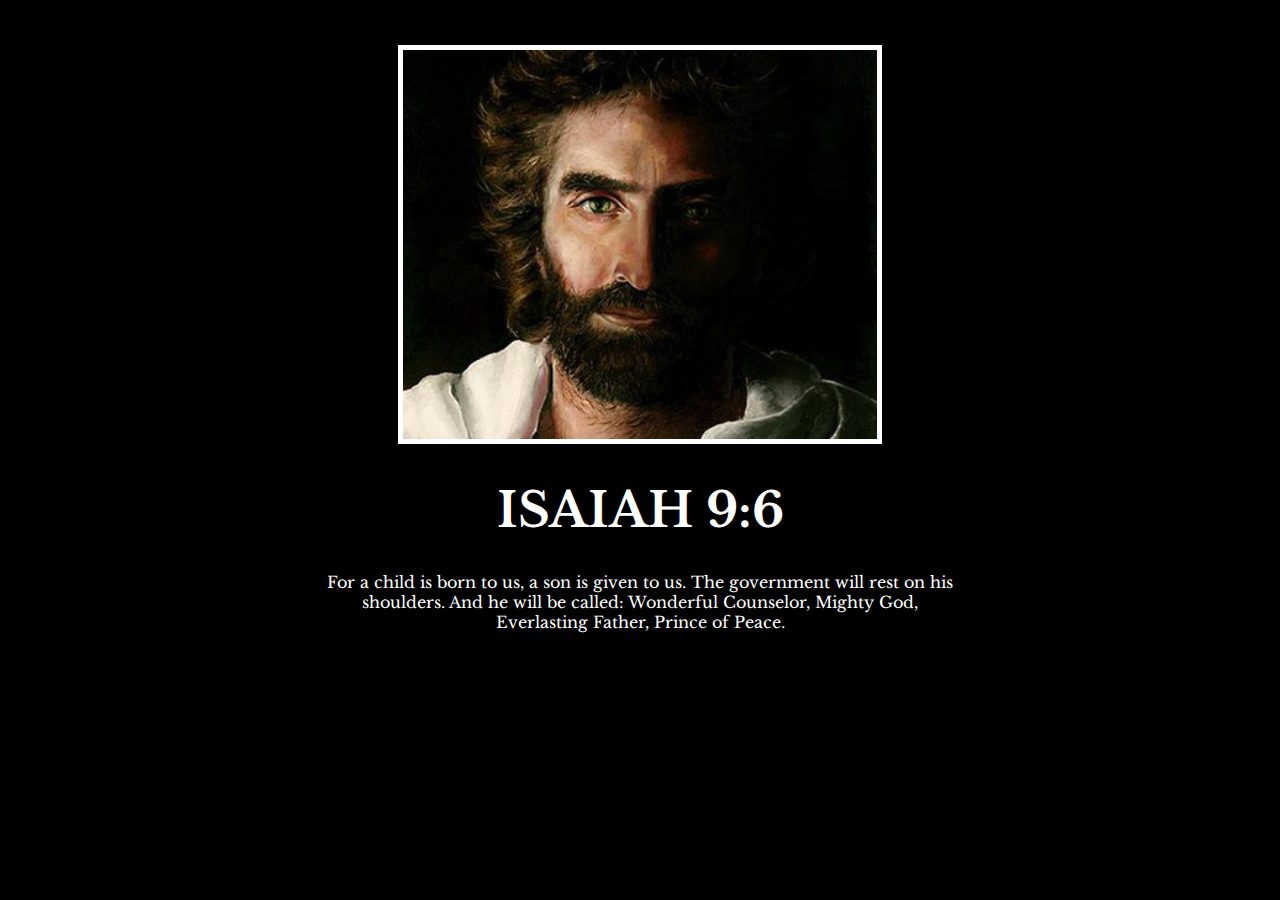
<file: 6.4 Motivation Meme Project/index.html>
<!-- 
  TODO: Create a motivational post website.
Style it how ever you like. 
Look at the goal image for inspiration.
But it must have the following features:
1. The main h1 text should be using the Regular Libre Baskerville Font from Google Fonts:
  https://fonts.google.com/specimen/Libre+Baskerville
2. The text should be white and background black.
3. Add your own image into the images folder inside assets. 
It should have a 5px white border.
4. The text should be center aligned.
5. Create a div to contain the h1, p and img elements. Adjust the margins so that 
the image and text are centered on the page. 
  Hint: You horizontally center a div by giving it a width of 50% and a 
  margin-left of 25%.
  Hint: Set the image to have a width of 100% so it fills the div. 
6. Read about the text-transform property on MDN docs to make the h1 
uppercase with CSS.
  https://developer.mozilla.org/en-US/docs/Web/CSS/text-transform 
-->
  <!DOCTYPE html>
  <html lang="en">
  
    <head>
      <meta charset="UTF-8">
      <title>Motivational Meme Project</title>
      <link rel="stylesheet" href="./style.css" />
  <link rel="preconnect" href="https://fonts.googleapis.com">
  <link rel="preconnect" href="https://fonts.gstatic.com" crossorigin>
  <link href="https://fonts.googleapis.com/css2?family=Libre+Baskerville&display=swap" rel="stylesheet">
    </head>

    <body>
      <div class="poster">
      <img class=motivation-img src="./assets/images/prince.jpg">
      <h1>Isaiah 9:6</h1>
      <p>For a child is born to us, a son is given to us. 
        The government will rest on his shoulders. And he 
        will be called: Wonderful Counselor, Mighty God, 
        Everlasting Father, Prince of Peace.</p>
      </div>




    </body>
  </html>
</file>
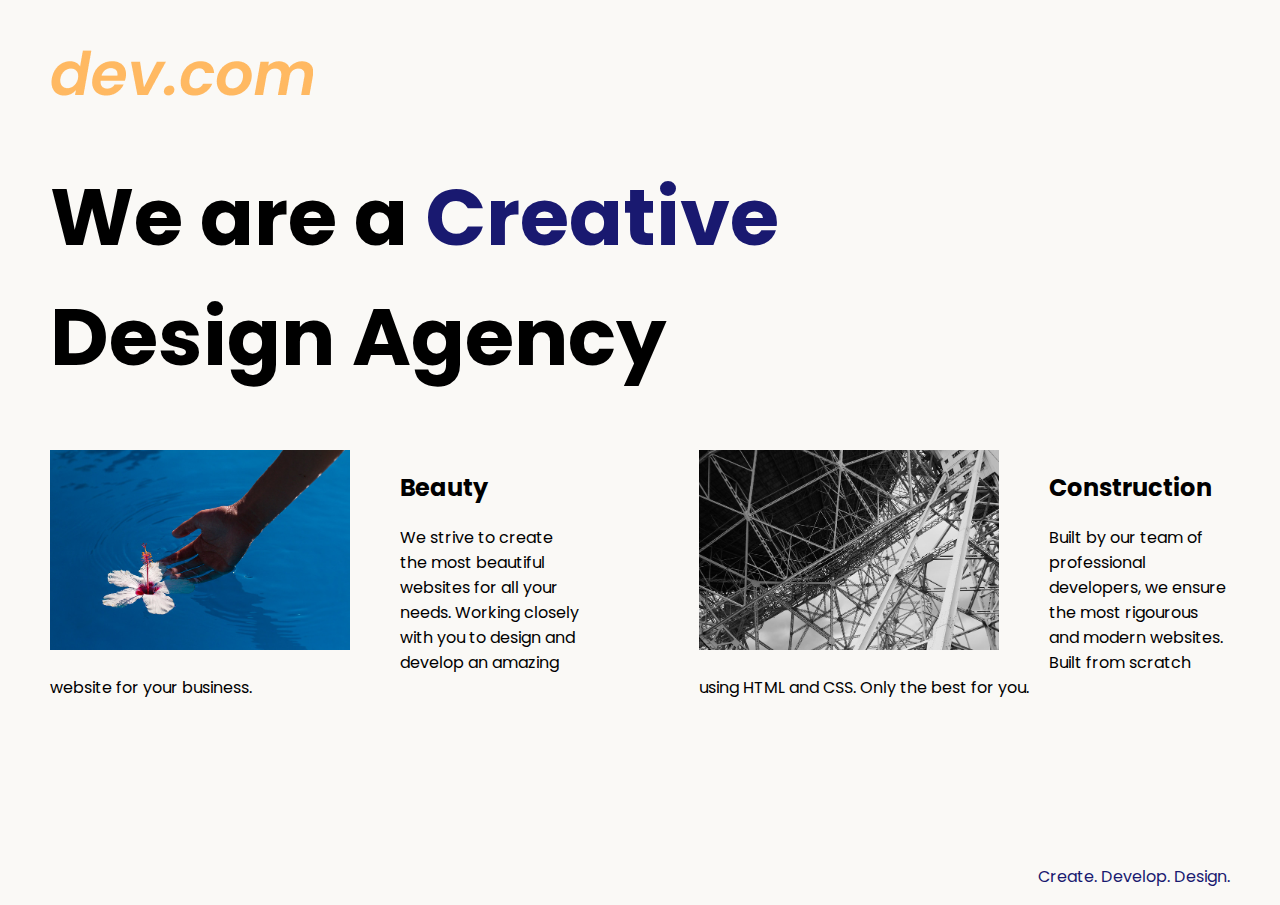
<file: 8.4 Web Design Agency Project/index.html>
<!DOCTYPE html>
<html lang="en">

<head>
  <meta charset="UTF-8">
  <meta name="viewport" content="width=device-width, initial-scale=1.0">
  <title>Agency</title>
  <link rel="stylesheet" href="./style.css">
  <link rel="preconnect" href="https://fonts.googleapis.com">
  <link rel="preconnect" href="https://fonts.gstatic.com" crossorigin>
  <link href="https://fonts.googleapis.com/css2?family=Poppins:wght@400;700&display=swap" rel="stylesheet">
</head>

<body>
  <div class="main">
    <img class="logo" src="./assets/images/logo.png" alt="logo">
    <h1>We are a <span class="creative"> Creative </span> <br />Design Agency</h1>
    <div class="left card"><img class="tile-image" src="./assets/images/beautiful.jpg" alt="hand and flower in water">
      <h2 class="card-title">Beauty</h2>
      <p class="card-text">We strive to create the most beautiful websites for all your needs. Working closely with you
        to
        design and
        develop an amazing website for your business.</p>
    </div>

    <div class="right card"><img class="tile-image" src="./assets/images/construction.jpg" alt="metal structure">
      <h2 class="card-title">Construction</h2>
      <p>Built by our team of professional developers, we ensure the most rigourous and modern websites. Built from
        scratch using HTML and CSS. Only the best for you.</p>
    </div>

  </div>
  <footer>
    <p>Create. Develop. Design.</p>
  </footer>
</body>

</html>
</file>
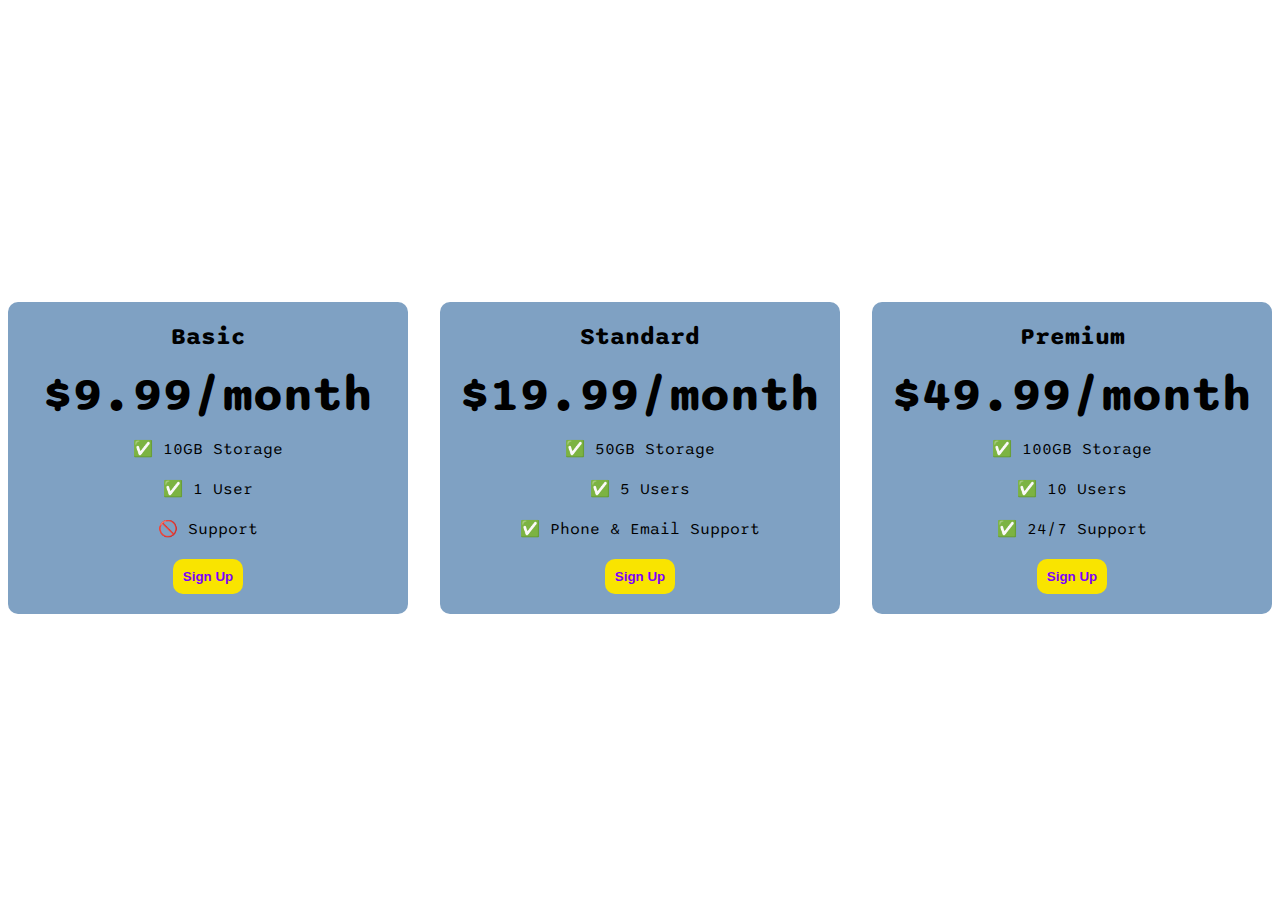
<file: 9.4 Flexbox Pricing Table Project/index.html>
<!DOCTYPE html>
<html>
  <head>
    <title>Flexbox Pricing Table</title>
    <link rel="preconnect" href="https://fonts.googleapis.com" />
    <link rel="preconnect" href="https://fonts.gstatic.com" crossorigin />
    <link
      href="https://fonts.googleapis.com/css2?family=Sono:wght@400;700&display=swap"
      rel="stylesheet"
    />
    <style>
      body {
        font-family: "Sono", sans-serif;
      }

      .pricing-container {
        display:flex;
        justify-content: center;
        align-items: center;
        height: 100vh;
        gap: 2rem;
      }

      .pricing-plan {
        flex: 1;
        max-width: 400px;
        padding: 20px;
        background-color: #7FA1C3;
        border-radius: 10px;
        text-align: center;
      }

      .plan-title {
        font-size: 24px;
        font-weight: bold;
        margin-bottom: 15px;
      }

      .plan-price {
        font-size: 48px;
        font-weight: bold;
        margin-bottom: 15px;
      }

      .plan-features {
        list-style: none;
        padding: 0;
        margin: 0;
      }

      .plan-features li {
        margin-bottom: 20px;
      }

      .plan-button {
        padding: 10px;
        background-color: #F9E400;
        color: #7C00FE;
        border-radius: 10px;
        border: none;
        font-weight: bold;
      }

      @media (max-width: 1250px) {
        .pricing-container {
          flex-direction: column;
          height: 100%;
        }
      }



      /* Hint: What can you do with a media query and flexbox? */
      @media (max-width: 1250px) {
      }
    </style>
  </head>

  <body>
    <div class="pricing-container">
      <div class="pricing-plan">
        <div class="plan-title">Basic</div>
        <div class="plan-price">$9.99/month</div>
        <ul class="plan-features">
          <li>✅ 10GB Storage</li>
          <li>✅ 1 User</li>
          <li>🚫 Support</li>
        </ul>
        <button class="plan-button">Sign Up</button>
      </div>
      <div class="pricing-plan">
        <div class="plan-title">Standard</div>
        <div class="plan-price">$19.99/month</div>
        <ul class="plan-features">
          <li>✅ 50GB Storage</li>
          <li>✅ 5 Users</li>
          <li>✅ Phone &amp; Email Support</li>
        </ul>
        <button class="plan-button">Sign Up</button>
      </div>
      <div class="pricing-plan">
        <div class="plan-title">Premium</div>
        <div class="plan-price">$49.99/month</div>
        <ul class="plan-features">
          <li>✅ 100GB Storage</li>
          <li>✅ 10 Users</li>
          <li>✅ 24/7 Support</li>
        </ul>
        <button class="plan-button">Sign Up</button>
      </div>
    </div>
  </body>
</html>
</file>
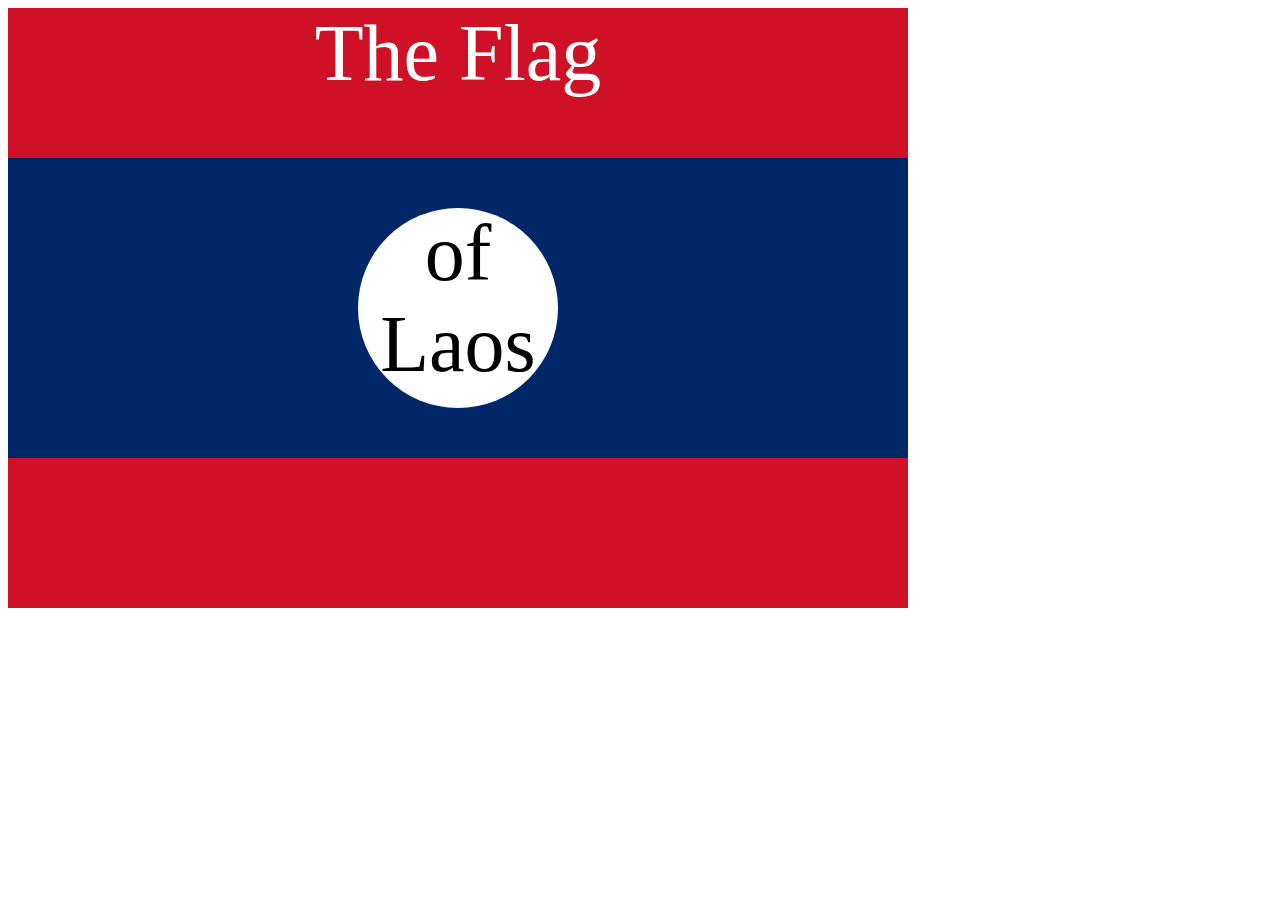
<file: 7.3+Flag+Project/7.3 CSS Flag Project/index.html>
<!DOCTYPE html>
<html lang="en">

<head>
  <meta charset="UTF-8">
  <title>CSS Flag Project</title>
  <style>
    /* Write your CSS Code here */
    .flag {
      background-color: #ce1126;
      height: 600px;
      width: 900px;
      position: relative
    }
    .flag >div {
      background-color: #002868;
      height: 300px;
      width: 100%;
      position: absolute;
      top: 150px
    }
    .flag >div >div{
      background-color: white;
      position: absolute;
      height: 200px;
      width: 200px;
      border-radius: 50%;
      top: 50px;
      left: 350px;
    }
    p {
      font-size: 5rem;
      color: white;
      text-align: center;
      padding: 0;
      margin: 0;
    }
    .flag>div div p{
      color: black;
    }
  </style>
</head>

<!-- 
  IMPORTANT! Do not change any HTML
Don't add any classes/ids/elements 
Use what you know about combining selectors 
and CSS specificity instead.
Hint 1: The flag is 900px by 600px and the circle is 200px by 200px.
Hint 2: You can use CSS inspection to get the colors from
https://appbrewery.github.io/flag-of-laos/
-->

<body>
  <div class="flag">
    <p>The Flag</p>
    <div>
      <div>
        <p>of Laos</p>
      </div>
    </div>
  </div>
</body>

</html>
</file>
<file: style.css>
.gradient-background {
    background: linear-gradient(300deg, #3533cd, #4d00e0, #000000 );
    background-size: 180% 180%;
    animation: gradient-animation 18s ease infinite;
    color: white;
  }

  #icon-grid {
    background-color: #aaa6ff;
  }
</file>
<file: 11.3 TinDog Project/css/style.css>
.gradient-background {
  background: linear-gradient(300deg, #00bfff, #ff4c68, #ef8172);
  background-size: 180% 180%;
  animation: gradient-animation 18s ease infinite;
}

@keyframes gradient-animation {
  0% {
    background-position: 0% 50%;
  }
  50% {
    background-position: 100% 50%;
  }
  100% {
    background-position: 0% 50%;
  }
}

.icon-square {
  width: 3rem;
  height: 3rem;
  border-radius: 0.75rem;
}

.profile-img {
  height: 100px;
  border-radius: 50%;
}
</file>
<file: 6.4 Motivation Meme Project/style.css>
body{
    background: black
    }
    h1{
        text-transform: uppercase;
        font-size: 3rem;
    }
    .poster{
        width: 50%;
        margin-left: 25%;
        margin-top: 45px;
        color: white;
        font-family: "Libre Baskerville", serif;
        text-align: center;

    }
    .motivation-img {
        border: 5px solid white;
        width: 75%;
      }
</file>
<file: 8.4 Web Design Agency Project/style.css>
body {
  font-family: "Poppins", sans-serif;
  margin: 50px 50px 0 50px;
  background-color: #faf9f6;
  display: flex;
  flex-direction: column;
  min-height: 95vh;
}
.main {
  flex: 1;
}

h1 {
  font-size: 5rem;
}

footer {
  text-align: right;
  color: midnightblue;
}

.tile-image {
  height: 200px;
  float: left;
  margin-right: 50px;
}

.card {
  width: 45%;
}

.left {
  float: left;
}

.right {
  float: right;
}

.creative {
  color: midnightblue;
}

@media (max-width: 680px) {
  .logo {
    width: 100px;
  }

h1 {
  font-size: 3.5rem;
  text-align: center;
  }

.card {
  width: 100%;
  display: block;
  margin-bottom: 30px;
  text-align: justify;  
  }

.card img {
  margin-bottom: 10px;
    width: 100%;
    display: inline;
    object-fit: cover;
  } 
}
</file>
